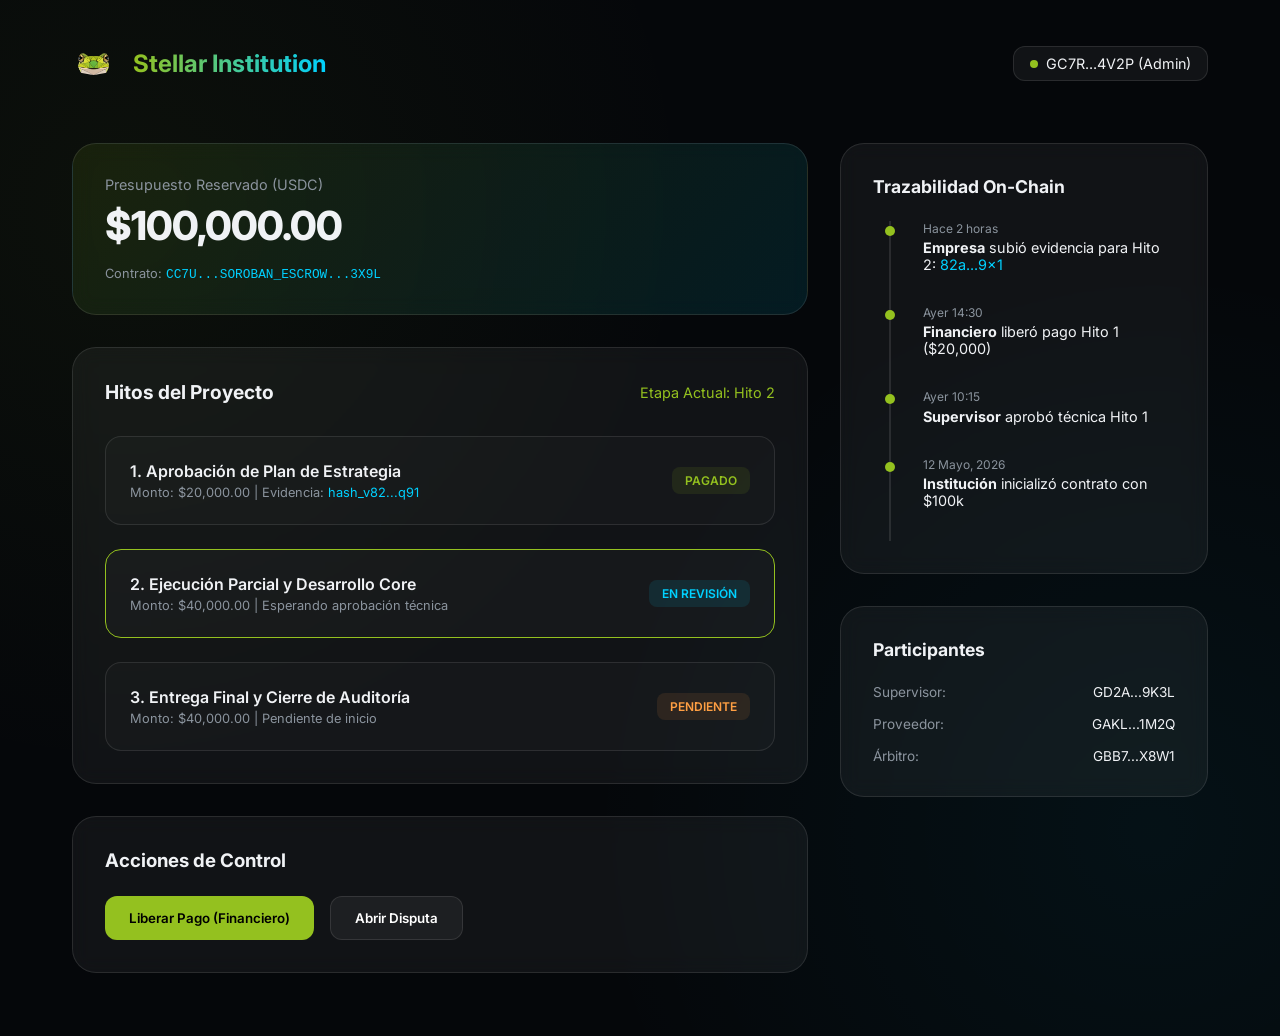
<file: index.html>
<!DOCTYPE html>
<html lang="es">

<head>
    <meta charset="UTF-8">
    <meta name="viewport" content="width=device-width, initial-scale=1.0">
    <title>Stellar Institution | Escrow Dashboard</title>
    <link rel="stylesheet" href="style.css">
    <link href="https://fonts.googleapis.com/css2?family=Inter:wght@400;600;700;800&display=swap" rel="stylesheet">
</head>

<body>
    <div class="dashboard">
        <header>
            <div class="logo">
                <img src="assets/frog_logo.png" alt="CRJungle Frog">
                <h1>Stellar Institution</h1>
            </div>
            <div class="wallet-badge" id="wallet-status">
                <div style="width: 8px; height: 8px; border-radius: 50%; background: var(--success);"></div>
                GC7R...4V2P (Admin)
            </div>
        </header>

        <div class="grid">
            <main>
                <div class="card balance-card">
                    <p class="balance-label">Presupuesto Reservado (USDC)</p>
                    <h2 class="balance-value" id="total-balance">$100,000.00</h2>
                    <p style="font-size: 0.8rem; color: var(--text-muted); margin-top: 1rem;">
                        Contrato: <span
                            style="font-family: monospace; color: var(--secondary);">CC7U...SOROBAN_ESCROW...3X9L</span>
                    </p>
                </div>

                <div class="card">
                    <div
                        style="display: flex; justify-content: space-between; align-items: center; margin-bottom: 2rem;">
                        <h3 style="font-size: 1.2rem;">Hitos del Proyecto</h3>
                        <span style="font-size: 0.9rem; color: var(--primary);">Etapa Actual: Hito 2</span>
                    </div>

                    <div class="milestone-list">
                        <!-- Hito 1 -->
                        <div class="milestone-item">
                            <div class="milestone-info">
                                <div class="milestone-name">1. Aprobación de Plan de Estrategia</div>
                                <div class="milestone-meta">Monto: $20,000.00 | Evidencia: <span
                                        style="color: var(--secondary);">hash_v82...q91</span></div>
                            </div>
                            <span class="status-badge status-paid">Pagado</span>
                        </div>

                        <!-- Hito 2 -->
                        <div class="milestone-item" style="border-color: var(--primary);" id="hito-2-box">
                            <div class="milestone-info">
                                <div class="milestone-name">2. Ejecución Parcial y Desarrollo Core</div>
                                <div class="milestone-meta">Monto: $40,000.00 | Esperando aprobación técnica</div>
                            </div>
                            <span class="status-badge status-review" id="status-2">En Revisión</span>
                        </div>

                        <!-- Hito 3 -->
                        <div class="milestone-item">
                            <div class="milestone-info">
                                <div class="milestone-name">3. Entrega Final y Cierre de Auditoría</div>
                                <div class="milestone-meta">Monto: $40,000.00 | Pendiente de inicio</div>
                            </div>
                            <span class="status-badge status-pending">Pendiente</span>
                        </div>
                    </div>
                </div>

                <div class="card" id="actions-panel">
                    <h3 style="margin-bottom: 1.5rem;">Acciones de Control</h3>
                    <div style="display: flex; gap: 1rem;">
                        <button class="btn btn-primary" onclick="approveMilestone()">Liberar Pago (Financiero)</button>
                        <button class="btn"
                            style="background: rgba(255,255,255,0.05); border: 1px solid var(--border); color: #fff;"
                            onclick="alert('Abriendo Disputa...')">Abrir Disputa</button>
                    </div>
                </div>
            </main>

            <aside>
                <div class="card">
                    <h3 style="margin-bottom: 1.5rem; font-size: 1.1rem;">Trazabilidad On-Chain</h3>
                    <div class="timeline">
                        <div class="timeline-event">
                            <p class="event-time">Hace 2 horas</p>
                            <p class="event-desc"><strong>Empresa</strong> subió evidencia para Hito 2: <span
                                    style="color:var(--secondary)">82a...9x1</span></p>
                        </div>
                        <div class="timeline-event">
                            <p class="event-time">Ayer 14:30</p>
                            <p class="event-desc"><strong>Financiero</strong> liberó pago Hito 1 ($20,000)</p>
                        </div>
                        <div class="timeline-event">
                            <p class="event-time">Ayer 10:15</p>
                            <p class="event-desc"><strong>Supervisor</strong> aprobó técnica Hito 1</p>
                        </div>
                        <div class="timeline-event">
                            <p class="event-time">12 Mayo, 2026</p>
                            <p class="event-desc"><strong>Institución</strong> inicializó contrato con $100k</p>
                        </div>
                    </div>
                </div>

                <div class="card">
                    <h3 style="margin-bottom: 1.5rem; font-size: 1.1rem;">Participantes</h3>
                    <div style="display: flex; flex-direction: column; gap: 1rem; font-size: 0.85rem;">
                        <div style="display: flex; justify-content: space-between;">
                            <span style="color: var(--text-muted)">Supervisor:</span>
                            <span>GD2A...9K3L</span>
                        </div>
                        <div style="display: flex; justify-content: space-between;">
                            <span style="color: var(--text-muted)">Proveedor:</span>
                            <span>GAKL...1M2Q</span>
                        </div>
                        <div style="display: flex; justify-content: space-between;">
                            <span style="color: var(--text-muted)">Árbitro:</span>
                            <span>GBB7...X8W1</span>
                        </div>
                    </div>
                </div>
            </aside>
        </div>
    </div>
    <script src="script.js"></script>
</body>

</html>
</file>
<file: style.css>
:root {
    --primary: #94c11f;
    /* Solo cambiamos este color */
    --secondary: #00D1FF;
    --bg: #05070A;
    --card-bg: rgba(255, 255, 255, 0.05);
    --text: #F0F2F5;
    --text-muted: #8B949E;
    --success: #94c11f;
    --warning: #FF9F43;
    --danger: #EA5455;
    --border: rgba(255, 255, 255, 0.1);
}

* {
    margin: 0;
    padding: 0;
    box-sizing: border-box;
    font-family: 'Inter', system-ui, sans-serif;
}

body {
    background-color: var(--bg);
    color: var(--text);
    background-image: radial-gradient(circle at 10% 20%, rgba(148, 193, 31, 0.05) 0%, transparent 40%),
        radial-gradient(circle at 90% 80%, rgba(0, 209, 255, 0.05) 0%, transparent 40%);
    min-height: 100vh;
}

.dashboard {
    max-width: 1200px;
    margin: 0 auto;
    padding: 2rem;
}

header {
    display: flex;
    justify-content: space-between;
    align-items: center;
    margin-bottom: 3rem;
}

.logo {
    display: flex;
    align-items: center;
    gap: 1rem;
}

.logo img {
    width: 45px;
    /* Tamaño pequeño y elegante como el original */
    height: auto;
}

.logo h1 {
    font-size: 1.5rem;
    font-weight: 700;
    background: linear-gradient(90deg, var(--primary), var(--secondary));
    -webkit-background-clip: text;
    -webkit-text-fill-color: transparent;
}

.wallet-badge {
    background: var(--card-bg);
    padding: 0.5rem 1rem;
    border-radius: 12px;
    border: 1px solid var(--border);
    font-size: 0.9rem;
    display: flex;
    align-items: center;
    gap: 0.5rem;
}

.grid {
    display: grid;
    grid-template-columns: 2fr 1fr;
    gap: 2rem;
}

.card {
    background: var(--card-bg);
    backdrop-filter: blur(10px);
    border: 1px solid var(--border);
    border-radius: 24px;
    padding: 2rem;
    margin-bottom: 2rem;
}

.balance-card {
    background: linear-gradient(135deg, rgba(148, 193, 31, 0.1), rgba(0, 209, 255, 0.1));
}

.balance-label {
    color: var(--text-muted);
    font-size: 0.9rem;
    margin-bottom: 0.5rem;
}

.balance-value {
    font-size: 2.5rem;
    font-weight: 800;
    letter-spacing: -1px;
}

.milestone-list {
    display: flex;
    flex-direction: column;
    gap: 1.5rem;
}

.milestone-item {
    display: flex;
    align-items: center;
    padding: 1.5rem;
    background: rgba(255, 255, 255, 0.02);
    border-radius: 16px;
    border: 1px solid var(--border);
    transition: transform 0.3s ease;
}

.milestone-item:hover {
    transform: translateX(10px);
    background: rgba(255, 255, 255, 0.04);
}

.milestone-info {
    flex-grow: 1;
}

.milestone-name {
    font-weight: 600;
    margin-bottom: 0.25rem;
}

.milestone-meta {
    font-size: 0.8rem;
    color: var(--text-muted);
}

.status-badge {
    padding: 0.4rem 0.8rem;
    border-radius: 8px;
    font-size: 0.75rem;
    font-weight: 600;
    text-transform: uppercase;
}

.status-paid {
    background: rgba(148, 193, 31, 0.1);
    color: var(--success);
}

.status-pending {
    background: rgba(255, 159, 67, 0.1);
    color: var(--warning);
}

.status-review {
    background: rgba(0, 209, 255, 0.1);
    color: var(--secondary);
}

.btn {
    padding: 0.8rem 1.5rem;
    border-radius: 12px;
    border: none;
    font-weight: 600;
    cursor: pointer;
    transition: all 0.3s ease;
}

.btn-primary {
    background: var(--primary);
    color: #000;
}

.btn-primary:hover {
    box-shadow: 0 0 20px rgba(148, 193, 31, 0.4);
}

.timeline {
    border-left: 2px solid var(--border);
    padding-left: 2rem;
    margin-left: 1rem;
}

.timeline-event {
    position: relative;
    padding-bottom: 2rem;
}

.timeline-event::before {
    content: '';
    position: absolute;
    left: calc(-2rem - 6px);
    top: 5px;
    width: 10px;
    height: 10px;
    border-radius: 50%;
    background: var(--primary);
}

.event-time {
    font-size: 0.75rem;
    color: var(--text-muted);
}

.event-desc {
    font-size: 0.9rem;
    margin-top: 0.2rem;
}

@media (max-width: 768px) {
    .grid {
        grid-template-columns: 1fr;
    }
}
</file>
